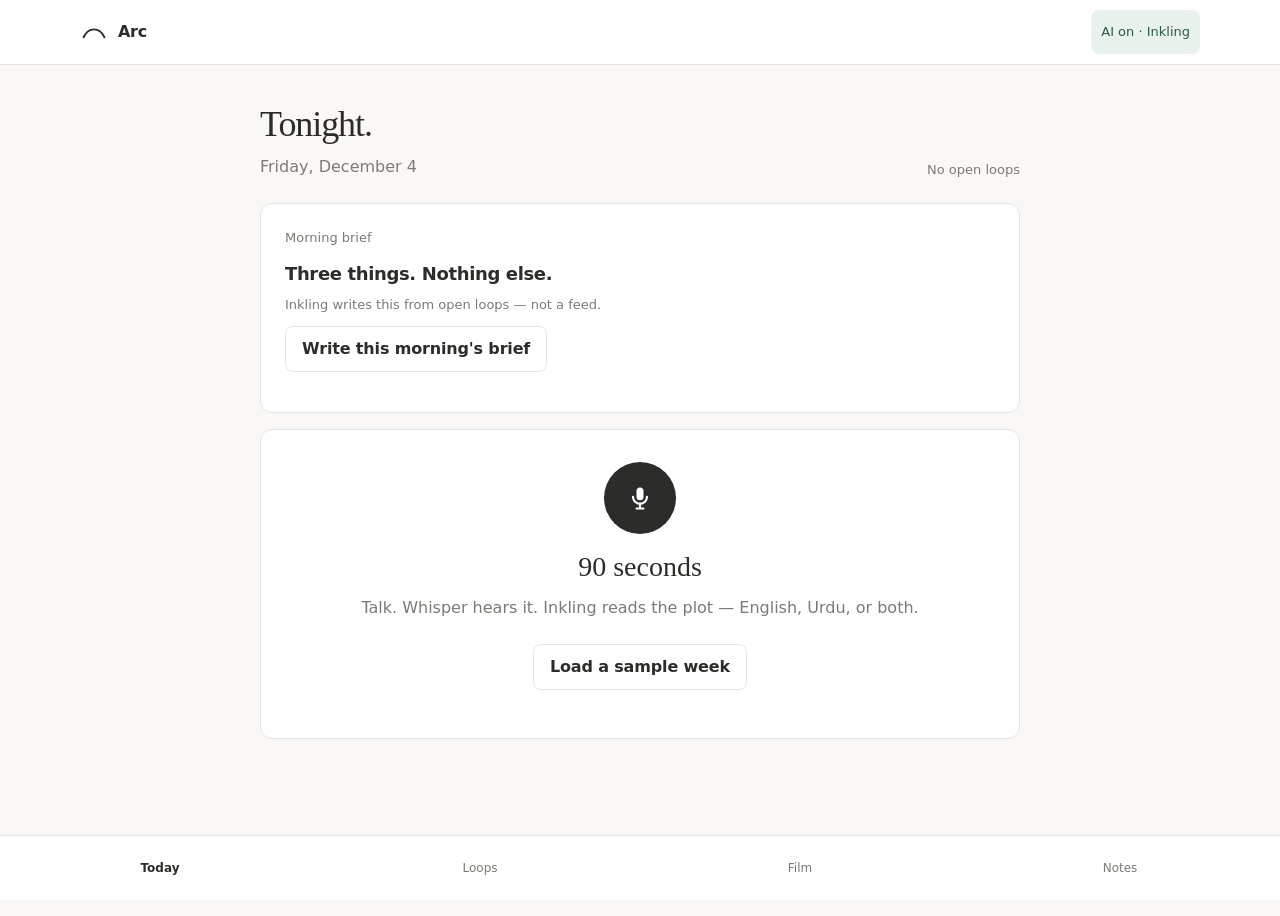
<file: app.html>
<!DOCTYPE html>
<html lang="en">
<head>
  <meta charset="UTF-8" />
  <meta name="viewport" content="width=device-width, initial-scale=1" />
  <title>Arc</title>
  <meta name="description" content="Talk for 90 seconds. Arc keeps the plot." />
  <link rel="stylesheet" href="css/styles.css" />
  <link rel="icon" href="data:image/svg+xml,%3Csvg xmlns='http://www.w3.org/2000/svg' viewBox='0 0 32 32'%3E%3Cpath d='M4 22c6-12 18-12 24 0' fill='none' stroke='%232C2C2B' stroke-width='2.2' stroke-linecap='round'/%3E%3C/svg%3E" />
</head>
<body class="app-body">
  <a class="skip" href="#app-main">Skip to content</a>
  <div class="app-shell">
    <header class="app-top">
      <div class="wrap app-top-inner">
        <a class="wordmark" href="index.html" aria-label="Arc home">
          <svg width="28" height="28" viewBox="0 0 32 32" aria-hidden="true">
            <path d="M4 22c6-12 18-12 24 0" fill="none" stroke="currentColor" stroke-width="2.2" stroke-linecap="round"/>
          </svg>
          Arc
        </a>
        <button class="privacy-pill" id="ai-status" type="button">AI on · Inkling</button>
      </div>
    </header>

    <main id="app-main" class="app-main">
      <p class="receipt" id="receipt" hidden></p>

      <section id="view-today" class="view active">
        <div class="day-head">
          <div>
            <h1 id="greet-title">Tonight.</h1>
            <p id="greet-sub"></p>
          </div>
          <p class="meta" id="today-open"></p>
        </div>
        <div id="brief-root"></div>
        <div class="record-card">
          <button class="mic" id="btn-record" type="button" aria-label="Record tonight">
            <svg width="28" height="28" viewBox="0 0 24 24" fill="none" aria-hidden="true">
              <rect x="9" y="3" width="6" height="11" rx="3" fill="currentColor"/>
              <path d="M6 11a6 6 0 0 0 12 0" stroke="currentColor" stroke-width="1.8" stroke-linecap="round"/>
              <path d="M12 17v4M9 21h6" stroke="currentColor" stroke-width="1.8" stroke-linecap="round"/>
            </svg>
          </button>
          <h2>90 seconds</h2>
          <p>Talk. Whisper hears it. Inkling reads the plot — English, Urdu, or both.</p>
          <div class="toolbar" style="justify-content:center;">
            <button class="btn" id="btn-demo" type="button">Load a sample week</button>
          </div>
        </div>
        <div id="today-cards"></div>
      </section>

      <section id="view-loops" class="view">
        <div class="day-head">
          <div>
            <h1>Open loops</h1>
            <p>What you said you would do.</p>
          </div>
        </div>
        <div id="loops-list"></div>
      </section>

      <section id="view-film" class="view">
        <div class="day-head">
          <div>
            <h1>Sunday Film</h1>
            <p>The week, as a picture instead of a blur.</p>
          </div>
        </div>
        <div id="film-root"></div>
      </section>

      <section id="view-notes" class="view">
        <div class="day-head">
          <div>
            <h1>The reel</h1>
            <p>Everything you have told Arc.</p>
          </div>
        </div>
        <div class="toolbar">
          <button class="btn btn-danger" id="btn-clear" type="button">Erase this device</button>
        </div>
        <div id="notes-list"></div>
      </section>
    </main>

    <nav class="app-nav" aria-label="App">
      <button type="button" data-view="today" aria-current="page">Today</button>
      <button type="button" data-view="loops">Loops</button>
      <button type="button" data-view="film">Film</button>
      <button type="button" data-view="notes">Notes</button>
    </nav>
  </div>

  <div class="overlay" id="recorder" role="dialog" aria-modal="true" aria-labelledby="rec-title">
    <div class="sheet">
      <h2 id="rec-title">Speak the night</h2>
      <p class="meta">Ninety seconds. Whisper transcribes. Inkling reads.</p>
      <div class="timer" id="timer">1:30</div>
      <p class="listening" id="listening" aria-live="polite"></p>
      <label class="meta" for="draft">Transcript</label>
      <textarea id="draft" placeholder="I told Sara I'd send the notes…"></textarea>
      <div class="sheet-actions">
        <button class="btn btn-primary" id="btn-listen" type="button">Start recording</button>
        <button class="btn" id="btn-save" type="button">Save card</button>
        <button class="btn btn-ghost" id="btn-close" type="button">Close</button>
      </div>
    </div>
  </div>

  <div class="overlay" id="settings" role="dialog" aria-modal="true" aria-labelledby="settings-title">
    <div class="sheet">
      <h2 id="settings-title">Connect AI</h2>
      <p class="meta" id="settings-msg">OpenRouter + Inkling. Key stays in .env or Settings. Never committed.</p>
      <label class="meta" for="ai-provider">Provider</label>
      <select id="ai-provider">
        <option value="openrouter" selected>OpenRouter</option>
        <option value="openai">OpenAI</option>
        <option value="groq">Groq</option>
        <option value="anthropic">Anthropic</option>
      </select>
      <label class="meta" for="ai-model">Model</label>
      <input id="ai-model" type="text" value="thinkingmachines/inkling:free" autocomplete="off" />
      <label class="meta" for="ai-key">API key (optional if .env is set)</label>
      <input id="ai-key" type="password" placeholder="sk-or-v1-…" autocomplete="off" />
      <div class="sheet-actions">
        <button class="btn btn-primary" id="btn-save-settings" type="button">Save</button>
        <button class="btn btn-ghost" id="btn-close-settings" type="button">Close</button>
      </div>
    </div>
  </div>

  <div class="overlay" id="close-loop" role="dialog" aria-modal="true" aria-labelledby="close-title">
    <div class="sheet">
      <h2 id="close-title">Did you send it?</h2>
      <p class="meta" id="close-copy"></p>
      <textarea id="close-draft" hidden></textarea>
      <div class="sheet-actions">
        <button class="btn btn-primary" id="btn-sent" type="button">Yes, mark done</button>
        <button class="btn" id="btn-draft-close" type="button">Draft the text</button>
        <button class="btn btn-ghost" id="btn-cancel-close" type="button">Not yet</button>
      </div>
    </div>
  </div>

  <script src="js/store.js"></script>
  <script src="js/ai.js"></script>
  <script src="js/film.js"></script>
  <script src="js/app.js"></script>
</body>
</html>
</file>
<file: css/styles.css>
:root {
  --text: #2c2c2b;
  --muted: #7d7a75;
  --canvas: #ffffff;
  --soft: #f9f8f7;
  --secondary: #f0efed;
  --border: #e6e5e3;
  --blue: #2783de;
  --blue-soft: #e5f2fc;
  --green: #46a171;
  --green-soft: #e8f1ec;
  --orange: #d5803b;
  --orange-soft: #fbebde;
  --red: #e56458;
  --red-soft: #fce9e7;
  --serif: Georgia, "Times New Roman", Times, serif;
  --sans: ui-sans-serif, system-ui, -apple-system, "Segoe UI", Roboto, Helvetica, Arial, sans-serif;
  --radius: 8px;
  --radius-lg: 12px;
  --shadow: 0 1px 2px rgba(0, 0, 0, 0.05), 0 4px 12px rgba(0, 0, 0, 0.04);
  --gutter: 48px;
  --max: 1120px;
  --measure: 720px;
}

* { box-sizing: border-box; }
html { scroll-behavior: smooth; }
html, body { margin: 0; padding: 0; }
body {
  font-family: var(--sans);
  font-size: 16px;
  line-height: 1.5;
  color: var(--text);
  background: var(--canvas);
  min-height: 100vh;
}

img { max-width: 100%; display: block; }
a { color: inherit; }
button, input, textarea { font: inherit; color: inherit; }
button { cursor: pointer; }

.skip {
  position: absolute;
  left: -999px;
  top: 8px;
  background: var(--text);
  color: #fff;
  padding: 8px 12px;
  z-index: 100;
}
.skip:focus { left: 8px; }

:focus-visible {
  outline: 2px solid var(--blue);
  outline-offset: 3px;
}

.wrap {
  width: min(var(--max), calc(100% - var(--gutter) * 2));
  margin-inline: auto;
}
.measure { max-width: var(--measure); }

.site-nav {
  display: flex;
  align-items: center;
  justify-content: space-between;
  padding: 20px 0;
  gap: 16px;
}
.wordmark {
  display: inline-flex;
  align-items: center;
  gap: 10px;
  text-decoration: none;
  font-weight: 600;
  letter-spacing: -0.02em;
  min-height: 44px;
}
.wordmark svg { display: block; }
.nav-links {
  display: flex;
  align-items: center;
  gap: 8px;
}
.nav-links a {
  text-decoration: none;
  color: var(--muted);
  padding: 10px 12px;
  min-height: 44px;
  display: inline-flex;
  align-items: center;
}
.nav-links a:hover { color: var(--text); }

.btn {
  display: inline-flex;
  align-items: center;
  justify-content: center;
  gap: 8px;
  min-height: 44px;
  padding: 10px 16px;
  border-radius: var(--radius);
  border: 1px solid var(--border);
  background: var(--canvas);
  text-decoration: none;
  font-weight: 550;
  letter-spacing: -0.01em;
}
.btn:hover { background: var(--soft); }
.btn-primary {
  background: var(--text);
  color: #fff;
  border-color: var(--text);
}
.btn-primary:hover { background: #1a1a19; }
.btn-blue {
  background: var(--blue);
  color: #fff;
  border-color: var(--blue);
}
.btn-blue:hover { filter: brightness(0.96); }
.btn-ghost {
  background: transparent;
  border-color: transparent;
  color: var(--muted);
}
.btn-ghost:hover { color: var(--text); background: var(--soft); }
.btn-danger {
  background: var(--red-soft);
  border-color: transparent;
  color: var(--red);
}
.btn[disabled] { opacity: 0.5; cursor: not-allowed; }

.hero {
  padding: 48px 0 32px;
}
.kicker {
  font-size: 13px;
  letter-spacing: 0.12em;
  text-transform: uppercase;
  color: var(--muted);
  margin: 0 0 16px;
}
.display {
  font-family: var(--serif);
  font-weight: 400;
  font-size: clamp(40px, 6vw, 72px);
  line-height: 1.08;
  letter-spacing: -0.03em;
  margin: 0 0 16px;
}
.lede {
  font-size: 20px;
  line-height: 1.45;
  color: var(--muted);
  max-width: 34em;
  margin: 0 0 32px;
}
.hero-actions {
  display: flex;
  flex-wrap: wrap;
  gap: 12px;
  margin-bottom: 48px;
}
.hero-frame {
  border-radius: var(--radius-lg);
  overflow: hidden;
  border: 1px solid var(--border);
  min-height: 280px;
  background:
    radial-gradient(ellipse at 72% 38%, rgba(196, 165, 116, 0.45), transparent 42%),
    linear-gradient(180deg, #1c2430 0%, #12161c 100%);
}
.hero-frame img {
  width: 100%;
  height: auto;
  aspect-ratio: 16 / 9;
  object-fit: cover;
}
.caption {
  font-size: 14px;
  color: var(--muted);
  margin: 12px 0 0;
}

.section {
  padding: 80px 0;
  border-top: 1px solid var(--border);
}
.section h2 {
  font-family: var(--serif);
  font-size: clamp(28px, 3.4vw, 40px);
  font-weight: 400;
  letter-spacing: -0.02em;
  line-height: 1.2;
  margin: 0 0 12px;
}
.section .sub {
  color: var(--muted);
  margin: 0 0 40px;
  max-width: 40em;
}

.split {
  display: grid;
  grid-template-columns: 1fr 1fr;
  gap: 64px;
  align-items: center;
}
.split img {
  width: 100%;
  border-radius: var(--radius-lg);
  border: 1px solid var(--border);
  aspect-ratio: 16 / 9;
  object-fit: cover;
}
.split-copy h3 {
  font-size: 22px;
  letter-spacing: -0.02em;
  margin: 0 0 8px;
}
.split-copy p { margin: 0; color: var(--muted); }

.ritual-list {
  display: grid;
  gap: 16px;
}
.ritual {
  display: grid;
  grid-template-columns: 88px 1fr;
  gap: 24px;
  padding: 24px 0;
  border-bottom: 1px solid var(--border);
}
.ritual:first-child { padding-top: 0; }
.ritual:last-child { border-bottom: 0; padding-bottom: 0; }
.ritual-index {
  font-family: var(--serif);
  font-size: 28px;
  color: var(--muted);
}
.ritual h3 {
  margin: 0 0 8px;
  font-size: 22px;
  letter-spacing: -0.02em;
}
.ritual p { margin: 0; color: var(--muted); }

.steps {
  display: grid;
  grid-template-columns: repeat(3, 1fr);
  gap: 24px;
}
.step {
  background: var(--soft);
  border: 1px solid var(--border);
  border-radius: var(--radius-lg);
  padding: 24px;
  min-height: 180px;
}
.step span {
  display: block;
  font-size: 13px;
  letter-spacing: 0.08em;
  text-transform: uppercase;
  color: var(--muted);
  margin-bottom: 16px;
}
.step h3 {
  margin: 0 0 8px;
  font-size: 18px;
}
.step p { margin: 0; color: var(--muted); font-size: 15px; }

.not-grid {
  display: grid;
  grid-template-columns: 1fr 1fr;
  gap: 16px;
}
.not-item {
  border: 1px solid var(--border);
  border-radius: var(--radius-lg);
  padding: 24px;
}
.not-item strong {
  display: block;
  margin-bottom: 8px;
}
.not-item p { margin: 0; color: var(--muted); }

.price-row {
  display: grid;
  grid-template-columns: 1.2fr 1fr;
  gap: 16px;
  align-items: stretch;
}
.price {
  border: 1px solid var(--border);
  border-radius: var(--radius-lg);
  padding: 32px;
  background: var(--canvas);
}
.price.featured {
  background: var(--soft);
}
.price h3 { margin: 0 0 8px; font-size: 20px; }
.amount {
  font-family: var(--serif);
  font-size: 48px;
  letter-spacing: -0.03em;
  margin: 16px 0;
}
.amount span {
  font-family: var(--sans);
  font-size: 16px;
  color: var(--muted);
}
.price ul {
  margin: 0;
  padding: 0;
  list-style: none;
  display: grid;
  gap: 10px;
  color: var(--muted);
}
.price ul li::before {
  content: "— ";
  color: var(--text);
}

.band {
  background: var(--soft);
  border-top: 1px solid var(--border);
  border-bottom: 1px solid var(--border);
}
.cta-final {
  padding: 96px 0;
  text-align: left;
}

.site-footer {
  padding: 32px 0 48px;
  color: var(--muted);
  font-size: 14px;
  display: flex;
  justify-content: space-between;
  gap: 16px;
  flex-wrap: wrap;
}

.app-body { background: var(--soft); }
.app-shell {
  min-height: 100vh;
  display: grid;
  grid-template-rows: auto 1fr auto;
}
.app-top {
  background: var(--canvas);
  border-bottom: 1px solid var(--border);
}
.app-top-inner {
  display: flex;
  align-items: center;
  justify-content: space-between;
  min-height: 64px;
  gap: 16px;
}
.privacy-pill {
  font-size: 13px;
  background: var(--secondary);
  color: var(--text);
  padding: 6px 10px;
  border-radius: var(--radius);
  border: 0;
  cursor: pointer;
  min-height: 44px;
}
.privacy-pill.ready {
  background: var(--green-soft);
  color: #2d5c43;
}
.app-main {
  width: min(760px, calc(100% - 48px));
  margin: 32px auto 96px;
}
.app-nav {
  position: sticky;
  bottom: 0;
  background: var(--canvas);
  border-top: 1px solid var(--border);
  display: grid;
  grid-template-columns: repeat(4, 1fr);
}
.app-nav button {
  background: none;
  border: 0;
  min-height: 64px;
  color: var(--muted);
  display: flex;
  flex-direction: column;
  align-items: center;
  justify-content: center;
  gap: 4px;
  font-size: 12px;
}
.app-nav button[aria-current="page"] {
  color: var(--text);
  font-weight: 600;
}
.app-nav svg { display: block; }

.view { display: none; }
.view.active { display: block; }

.day-head {
  display: flex;
  justify-content: space-between;
  align-items: flex-end;
  gap: 16px;
  margin-bottom: 24px;
}
.day-head h1 {
  font-family: var(--serif);
  font-size: 36px;
  font-weight: 400;
  letter-spacing: -0.03em;
  margin: 0;
}
.day-head p { margin: 4px 0 0; color: var(--muted); }

.record-card {
  background: var(--canvas);
  border: 1px solid var(--border);
  border-radius: var(--radius-lg);
  padding: 32px;
  text-align: center;
  margin-bottom: 16px;
}
.record-card h2 {
  font-family: var(--serif);
  font-weight: 400;
  font-size: 28px;
  margin: 0 0 8px;
}
.record-card p { margin: 0 0 24px; color: var(--muted); }
.mic {
  width: 72px;
  height: 72px;
  border-radius: 50%;
  border: 0;
  background: var(--text);
  color: #fff;
  display: inline-flex;
  align-items: center;
  justify-content: center;
  margin-bottom: 12px;
}
.mic:hover { background: #1a1a19; }

.card {
  background: var(--canvas);
  border: 1px solid var(--border);
  border-radius: var(--radius-lg);
  padding: 24px;
  margin-bottom: 16px;
}
.card h3 {
  margin: 0 0 8px;
  font-size: 18px;
  letter-spacing: -0.02em;
}
.receipt {
  font-size: 13px;
  color: var(--muted);
  background: var(--green-soft);
  border-radius: var(--radius);
  padding: 10px 12px;
  margin: 0 0 16px;
}
.brief-card ol.brief-list {
  margin: 0 0 12px;
  padding-left: 20px;
}
.brief-card li { margin: 0 0 8px; }
.closed-heading {
  font-family: var(--serif);
  font-weight: 400;
  margin: 32px 0 12px;
}
.meta {
  font-size: 13px;
  color: var(--muted);
  margin: 0 0 12px;
}
.chips {
  display: flex;
  flex-wrap: wrap;
  gap: 8px;
  margin-top: 12px;
}
.chip {
  font-size: 13px;
  padding: 6px 10px;
  border-radius: var(--radius);
  background: var(--secondary);
  color: var(--text);
}
.chip.person { background: var(--blue-soft); }
.chip.loop { background: var(--orange-soft); }
.chip.want { background: var(--green-soft); }

.loop {
  display: grid;
  grid-template-columns: 1fr auto;
  gap: 16px;
  align-items: start;
}
.loop p { margin: 0 0 8px; }
.loop-actions {
  display: flex;
  flex-wrap: wrap;
  gap: 8px;
}
.age {
  font-size: 13px;
  color: var(--muted);
}
.age.stale { color: var(--orange); }
.age.overdue { color: var(--red); }
.loop.closed { opacity: 0.55; }
.loop.closed p { text-decoration: line-through; }

.film {
  background: var(--canvas);
  border: 1px solid var(--border);
  border-radius: var(--radius-lg);
  overflow: hidden;
}
.film-hero {
  padding: 40px 32px 24px;
  background-color: #1c2430;
  background-image:
    linear-gradient(180deg, rgba(18, 22, 28, 0.15), rgba(18, 22, 28, 0.55)),
    url("../assets/hero.jpg");
  background-position: center;
  background-size: cover;
  color: #fff;
  min-height: 220px;
  display: flex;
  flex-direction: column;
  justify-content: flex-end;
}
.film-hero h2 {
  font-family: var(--serif);
  font-size: 32px;
  font-weight: 400;
  margin: 0 0 8px;
  text-shadow: 0 1px 2px rgba(0,0,0,.35);
}
.film-hero p {
  margin: 0;
  color: rgba(255,255,255,.9);
}
.film-body { padding: 8px 32px 32px; }
.scene {
  padding: 20px 0;
  border-bottom: 1px solid var(--border);
}
.scene:last-child { border-bottom: 0; }
.scene h3 {
  font-size: 13px;
  letter-spacing: 0.08em;
  text-transform: uppercase;
  color: var(--muted);
  margin: 0 0 8px;
  font-weight: 600;
}
.scene p { margin: 0; }

.empty {
  text-align: center;
  padding: 48px 24px;
  color: var(--muted);
}
.empty h2 {
  font-family: var(--serif);
  color: var(--text);
  font-weight: 400;
  margin: 0 0 8px;
}

.overlay {
  position: fixed;
  inset: 0;
  background: rgba(44, 44, 43, 0.4);
  display: none;
  align-items: flex-end;
  justify-content: center;
  z-index: 20;
  padding: 16px;
}
.overlay.open { display: flex; }
.sheet {
  background: var(--canvas);
  width: min(640px, 100%);
  border-radius: var(--radius-lg);
  padding: 24px;
  max-height: min(90vh, 720px);
  overflow: auto;
}
.sheet h2 {
  font-family: var(--serif);
  font-weight: 400;
  font-size: 28px;
  margin: 0 0 8px;
}
.timer {
  font-family: var(--serif);
  font-size: 48px;
  letter-spacing: -0.03em;
  margin: 12px 0 16px;
}
.listening {
  color: var(--red);
  font-size: 14px;
  min-height: 20px;
}
textarea {
  width: 100%;
  min-height: 160px;
  border: 1px solid var(--border);
  border-radius: var(--radius);
  padding: 12px;
  background: var(--soft);
  resize: vertical;
}
.sheet label { display: block; margin: 12px 0 6px; }
.sheet input,
.sheet select {
  width: 100%;
  min-height: 44px;
  border: 1px solid var(--border);
  border-radius: var(--radius);
  padding: 10px 12px;
  background: var(--soft);
}
.sheet-actions {
  display: flex;
  flex-wrap: wrap;
  gap: 8px;
  margin-top: 16px;
}

.note-text {
  white-space: pre-wrap;
  margin: 0;
}
.toolbar {
  display: flex;
  flex-wrap: wrap;
  gap: 8px;
  margin-bottom: 16px;
}

@media (max-width: 800px) {
  :root { --gutter: 20px; }
  .split, .steps, .not-grid, .price-row { grid-template-columns: 1fr; }
  .ritual { grid-template-columns: 48px 1fr; gap: 12px; }
  .hero { padding-top: 24px; }
  .section { padding: 56px 0; }
  .app-main { width: min(760px, calc(100% - 32px)); margin-top: 20px; }
  .film-hero, .film-body, .record-card, .card { padding-left: 20px; padding-right: 20px; }
  .nav-links .hide-sm { display: none; }
  .loop { grid-template-columns: 1fr; }
}

@media (prefers-color-scheme: dark) {
  :root {
    --text: #ffffff;
    --muted: rgba(255, 255, 255, 0.65);
    --canvas: #191919;
    --soft: #202020;
    --secondary: #383836;
    --border: rgba(255, 255, 255, 0.2);
    --blue: #5e9fe8;
    --blue-soft: rgba(94, 159, 232, 0.12);
    --green: #72bc8f;
    --green-soft: rgba(114, 188, 143, 0.12);
    --orange: #de9255;
    --orange-soft: rgba(222, 146, 85, 0.12);
    --red: #e97366;
    --red-soft: rgba(233, 115, 102, 0.12);
  }
  body { background: var(--canvas); }
  .btn-primary, .mic { background: #fff; color: #191919; border-color: #fff; }
  .btn-primary:hover, .mic:hover { background: #f0efed; }
  .privacy-pill { background: var(--green-soft); color: var(--green); }
  .film-hero { color: #fff; }
}

@media (prefers-reduced-motion: reduce) {
  html { scroll-behavior: auto; }
  * { animation: none !important; transition: none !important; }
}
</file>
